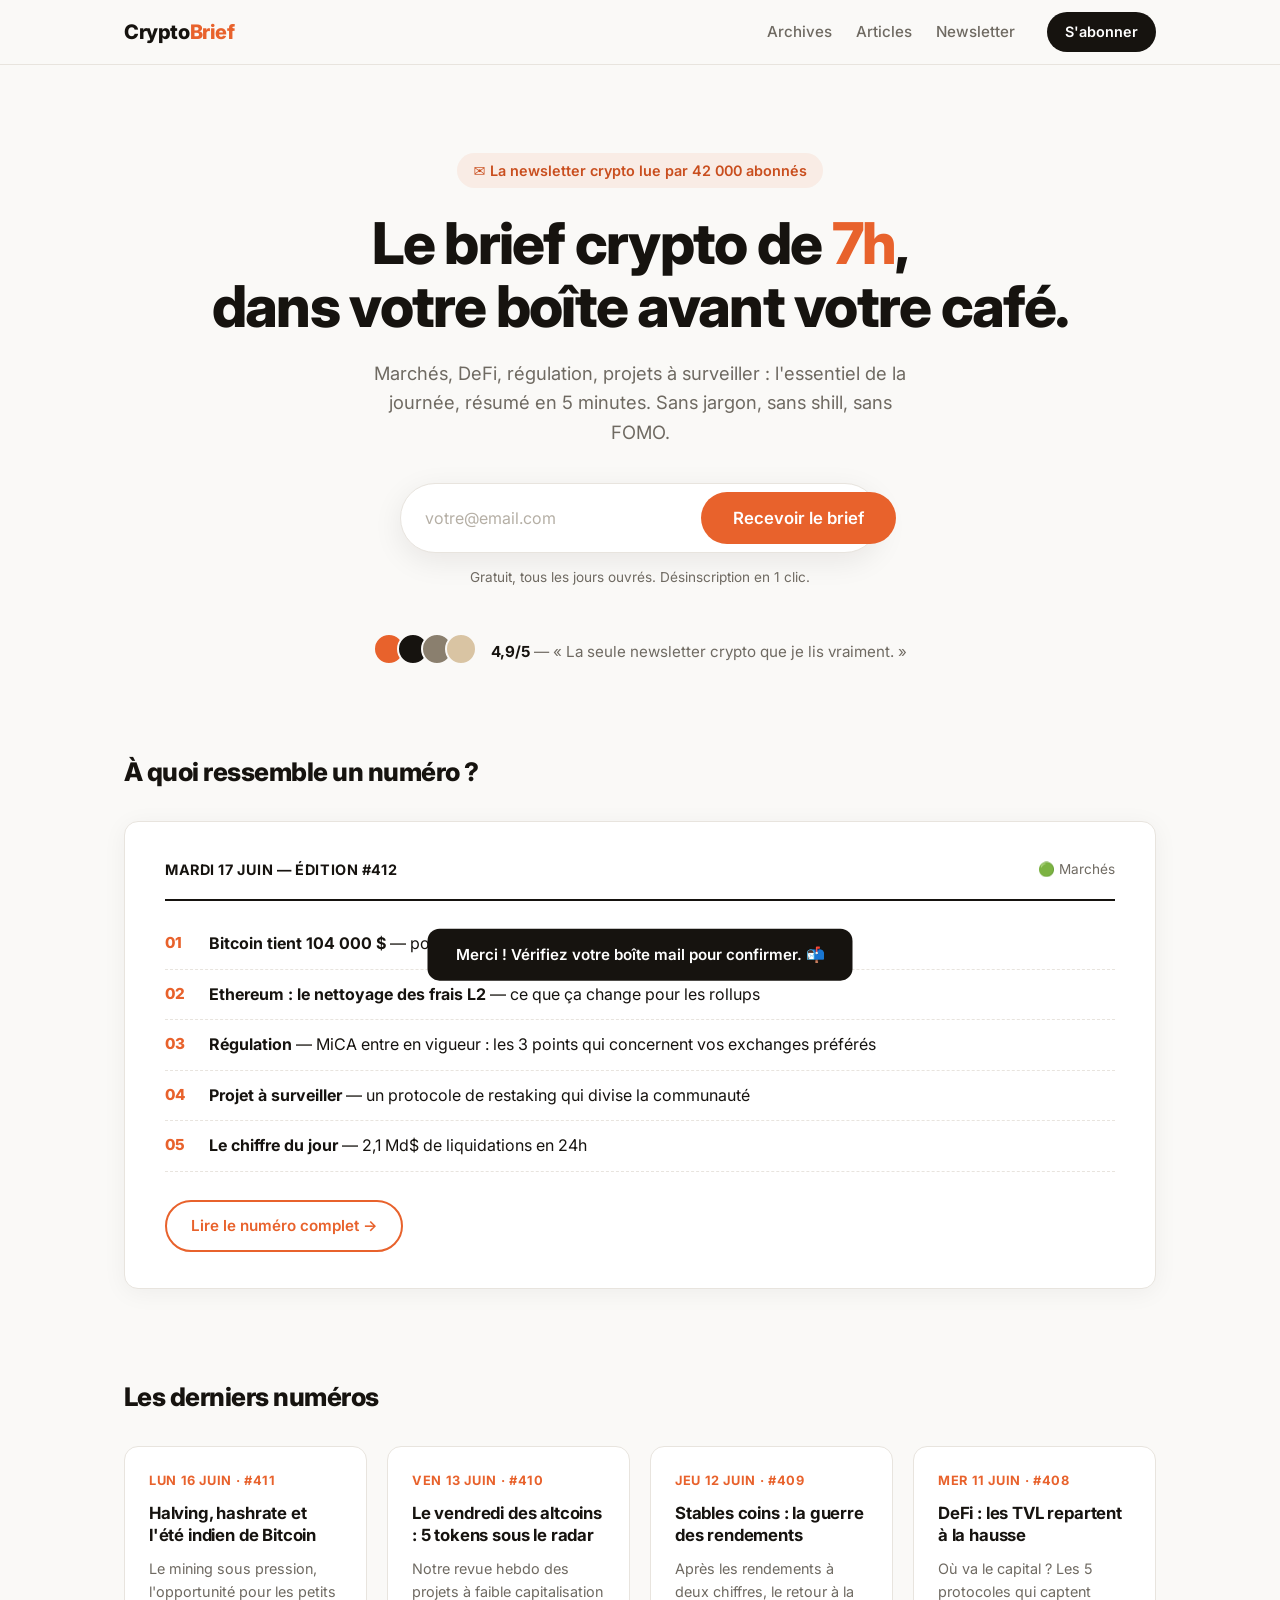
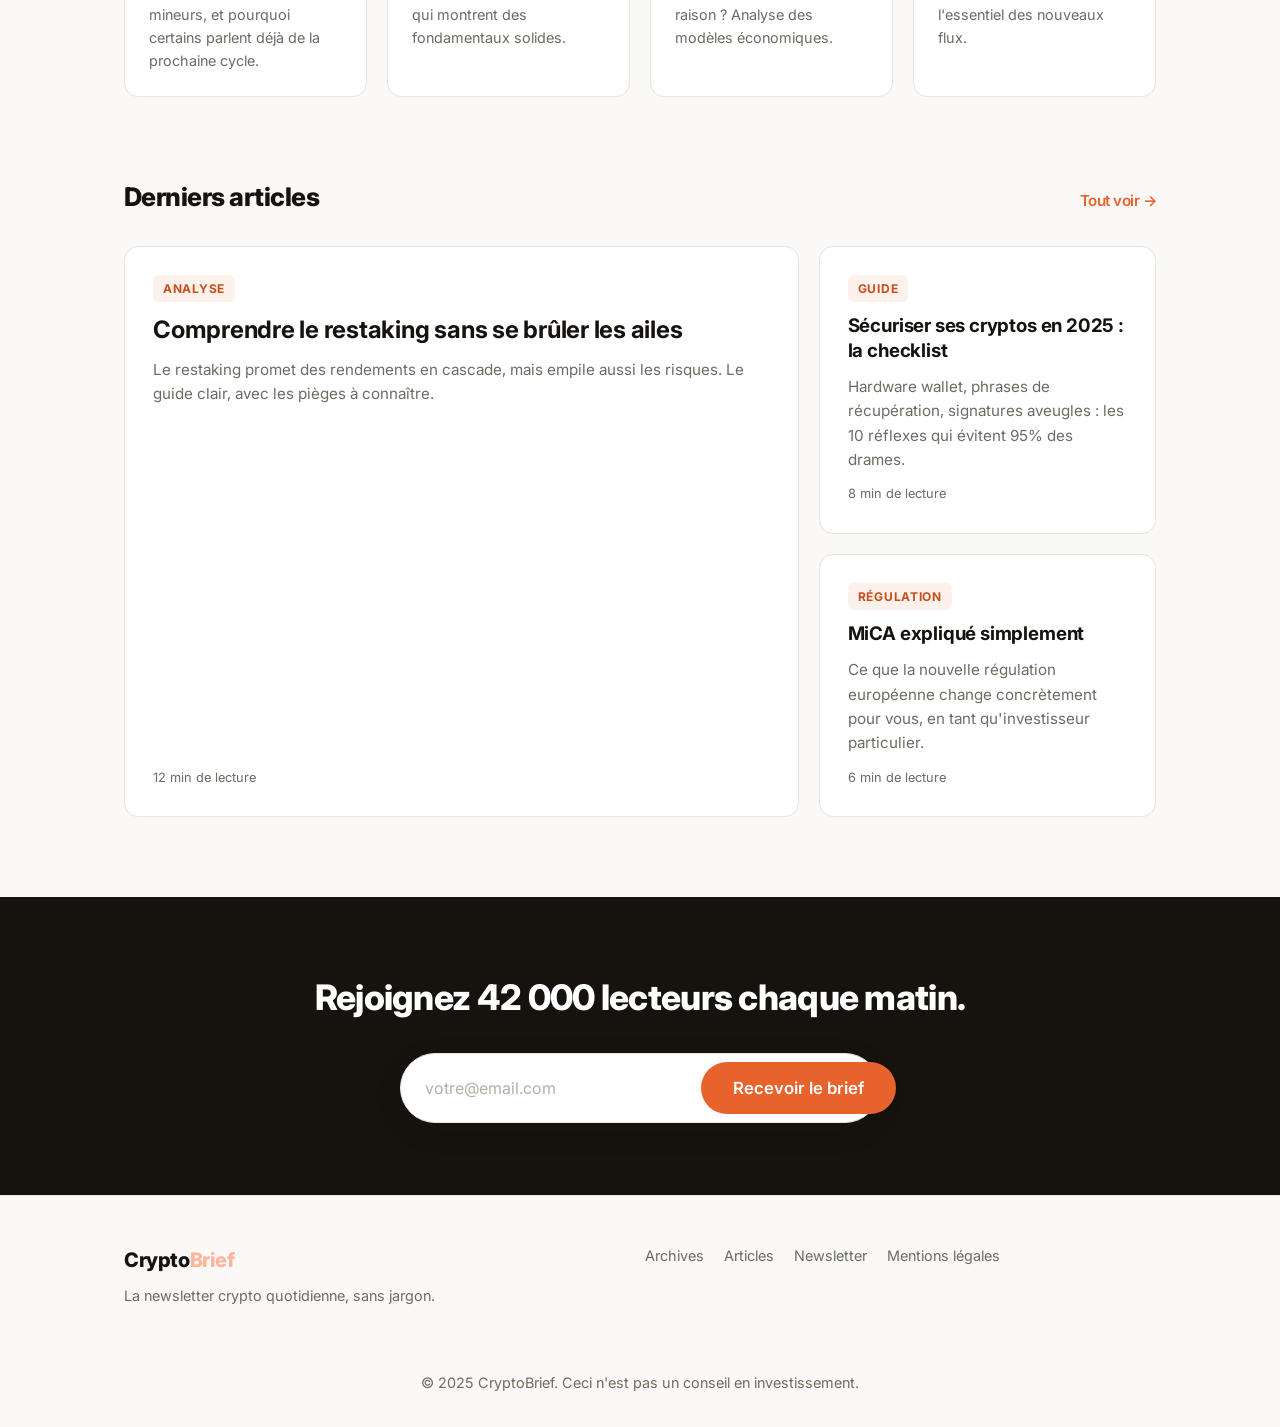
<file: index.html>
<!DOCTYPE html>
<html lang="fr">
<head>
  <meta charset="UTF-8">
  <meta name="viewport" content="width=device-width, initial-scale=1.0">
  <title>Crypto Brief — La newsletter crypto quotidienne</title>
  <meta name="description" content="Le brief crypto de 7h. Chaque jour, l'essentiel du marché, de la DeFi et de la régulation en 5 minutes.">
  <link rel="preconnect" href="https://fonts.googleapis.com">
  <link rel="preconnect" href="https://fonts.gstatic.com" crossorigin>
  <link href="https://fonts.googleapis.com/css2?family=Inter:wght@400;500;600;700;800&display=swap" rel="stylesheet">
  <link rel="stylesheet" href="style.css">
</head>
<body>

  <header class="header">
    <div class="container header-inner">
      <a href="index.html" class="logo">Crypto<span>Brief</span></a>
      <nav class="nav">
        <a href="#archives">Archives</a>
        <a href="article.html">Articles</a>
        <a href="newsletter.html">Newsletter</a>
      </nav>
      <a href="#inscription" class="btn btn-small">S'abonner</a>
    </div>
  </header>

  <main>
    <!-- HERO : inscription d'abord, tout le reste ensuite -->
    <section class="hero">
      <div class="container hero-inner">
        <p class="hero-kicker">✉️ La newsletter crypto lue par 42 000 abonnés</p>
        <h1>Le brief crypto de <em>7h</em>,<br>dans votre boîte avant votre café.</h1>
        <p class="hero-sub">
          Marchés, DeFi, régulation, projets à surveiller : l'essentiel de la journée,
          résumé en 5 minutes. Sans jargon, sans shill, sans FOMO.
        </p>

        <form class="signup" id="inscription" onsubmit="return subscribe(event)">
          <input type="email" id="email" placeholder="votre@email.com" required aria-label="Votre adresse email">
          <button type="submit" class="btn btn-primary">Recevoir le brief</button>
        </form>
        <p class="hero-note">Gratuit, tous les jours ouvrés. Désinscription en 1 clic.</p>

        <div class="social-proof">
          <div class="avatars" aria-hidden="true">
            <span></span><span></span><span></span><span></span>
          </div>
          <div>
            <strong>4,9/5</strong> — « La seule newsletter crypto que je lis vraiment. »
          </div>
        </div>
      </div>
    </section>

    <!-- APERÇU D'UN NUMÉRO -->
    <section class="preview">
      <div class="container">
        <h2 class="section-title">À quoi ressemble un numéro ?</h2>
        <article class="issue-sample">
          <div class="issue-head">
            <span class="issue-date">Mardi 17 juin — Édition #412</span>
            <span class="issue-tag">🟢 Marchés</span>
          </div>
          <ol class="issue-toc">
            <li><strong>Bitcoin tient 104 000 $</strong> — pourquoi les whales accumulent malgré la consolidation</li>
            <li><strong>Ethereum : le nettoyage des frais L2</strong> — ce que ça change pour les rollups</li>
            <li><strong>Régulation</strong> — MiCA entre en vigueur : les 3 points qui concernent vos exchanges préférés</li>
            <li><strong>Projet à surveiller</strong> — un protocole de restaking qui divise la communauté</li>
            <li><strong>Le chiffre du jour</strong> — 2,1 Md$ de liquidations en 24h</li>
          </ol>
          <a href="newsletter.html" class="btn btn-ghost">Lire le numéro complet →</a>
        </article>
      </div>
    </section>

    <!-- ARCHIVES -->
    <section class="archives" id="archives">
      <div class="container">
        <h2 class="section-title">Les derniers numéros</h2>
        <div class="archive-grid">
          <a href="newsletter.html" class="archive-card">
            <span class="archive-date">Lun 16 juin · #411</span>
            <h3>Halving, hashrate et l'été indien de Bitcoin</h3>
            <p>Le mining sous pression, l'opportunité pour les petits mineurs, et pourquoi certains parlent déjà de la prochaine cycle.</p>
          </a>
          <a href="newsletter.html" class="archive-card">
            <span class="archive-date">Ven 13 juin · #410</span>
            <h3>Le vendredi des altcoins : 5 tokens sous le radar</h3>
            <p>Notre revue hebdo des projets à faible capitalisation qui montrent des fondamentaux solides.</p>
          </a>
          <a href="newsletter.html" class="archive-card">
            <span class="archive-date">Jeu 12 juin · #409</span>
            <h3>Stables coins : la guerre des rendements</h3>
            <p>Après les rendements à deux chiffres, le retour à la raison ? Analyse des modèles économiques.</p>
          </a>
          <a href="newsletter.html" class="archive-card">
            <span class="archive-date">Mer 11 juin · #408</span>
            <h3>DeFi : les TVL repartent à la hausse</h3>
            <p>Où va le capital ? Les 5 protocoles qui captent l'essentiel des nouveaux flux.</p>
          </a>
        </div>
      </div>
    </section>

    <!-- ARTICLES (secondaires) -->
    <section class="articles">
      <div class="container">
        <h2 class="section-title">Derniers articles <a href="article.html" class="see-all">Tout voir →</a></h2>
        <div class="article-grid">
          <a href="article.html" class="article-card article-card-main">
            <span class="article-tag">Analyse</span>
            <h3>Comprendre le restaking sans se brûler les ailes</h3>
            <p>Le restaking promet des rendements en cascade, mais empile aussi les risques. Le guide clair, avec les pièges à connaître.</p>
            <span class="article-meta">12 min de lecture</span>
          </a>
          <a href="article.html" class="article-card">
            <span class="article-tag">Guide</span>
            <h3>Sécuriser ses cryptos en 2025 : la checklist</h3>
            <p>Hardware wallet, phrases de récupération, signatures aveugles : les 10 réflexes qui évitent 95% des drames.</p>
            <span class="article-meta">8 min de lecture</span>
          </a>
          <a href="article.html" class="article-card">
            <span class="article-tag">Régulation</span>
            <h3>MiCA expliqué simplement</h3>
            <p>Ce que la nouvelle régulation européenne change concrètement pour vous, en tant qu'investisseur particulier.</p>
            <span class="article-meta">6 min de lecture</span>
          </a>
        </div>
      </div>
    </section>

    <!-- CTA FINAL -->
    <section class="final-cta">
      <div class="container">
        <h2>Rejoignez 42 000 lecteurs chaque matin.</h2>
        <form class="signup" onsubmit="return subscribe(event)">
          <input type="email" placeholder="votre@email.com" required aria-label="Votre adresse email">
          <button type="submit" class="btn btn-primary">Recevoir le brief</button>
        </form>
      </div>
    </section>
  </main>

  <footer class="footer">
    <div class="container footer-inner">
      <div>
        <a href="index.html" class="logo logo-footer">Crypto<span>Brief</span></a>
        <p>La newsletter crypto quotidienne, sans jargon.</p>
      </div>
      <nav class="footer-nav">
        <a href="#archives">Archives</a>
        <a href="article.html">Articles</a>
        <a href="newsletter.html">Newsletter</a>
        <a href="#">Mentions légales</a>
      </nav>
      <p class="footer-note">© 2025 CryptoBrief. Ceci n'est pas un conseil en investissement.</p>
    </div>
  </footer>

  <div id="toast" class="toast" role="status">Merci ! Vérifiez votre boîte mail pour confirmer. 📬</div>

  <script src="script.js"></script>
</body>
</html>
</file>
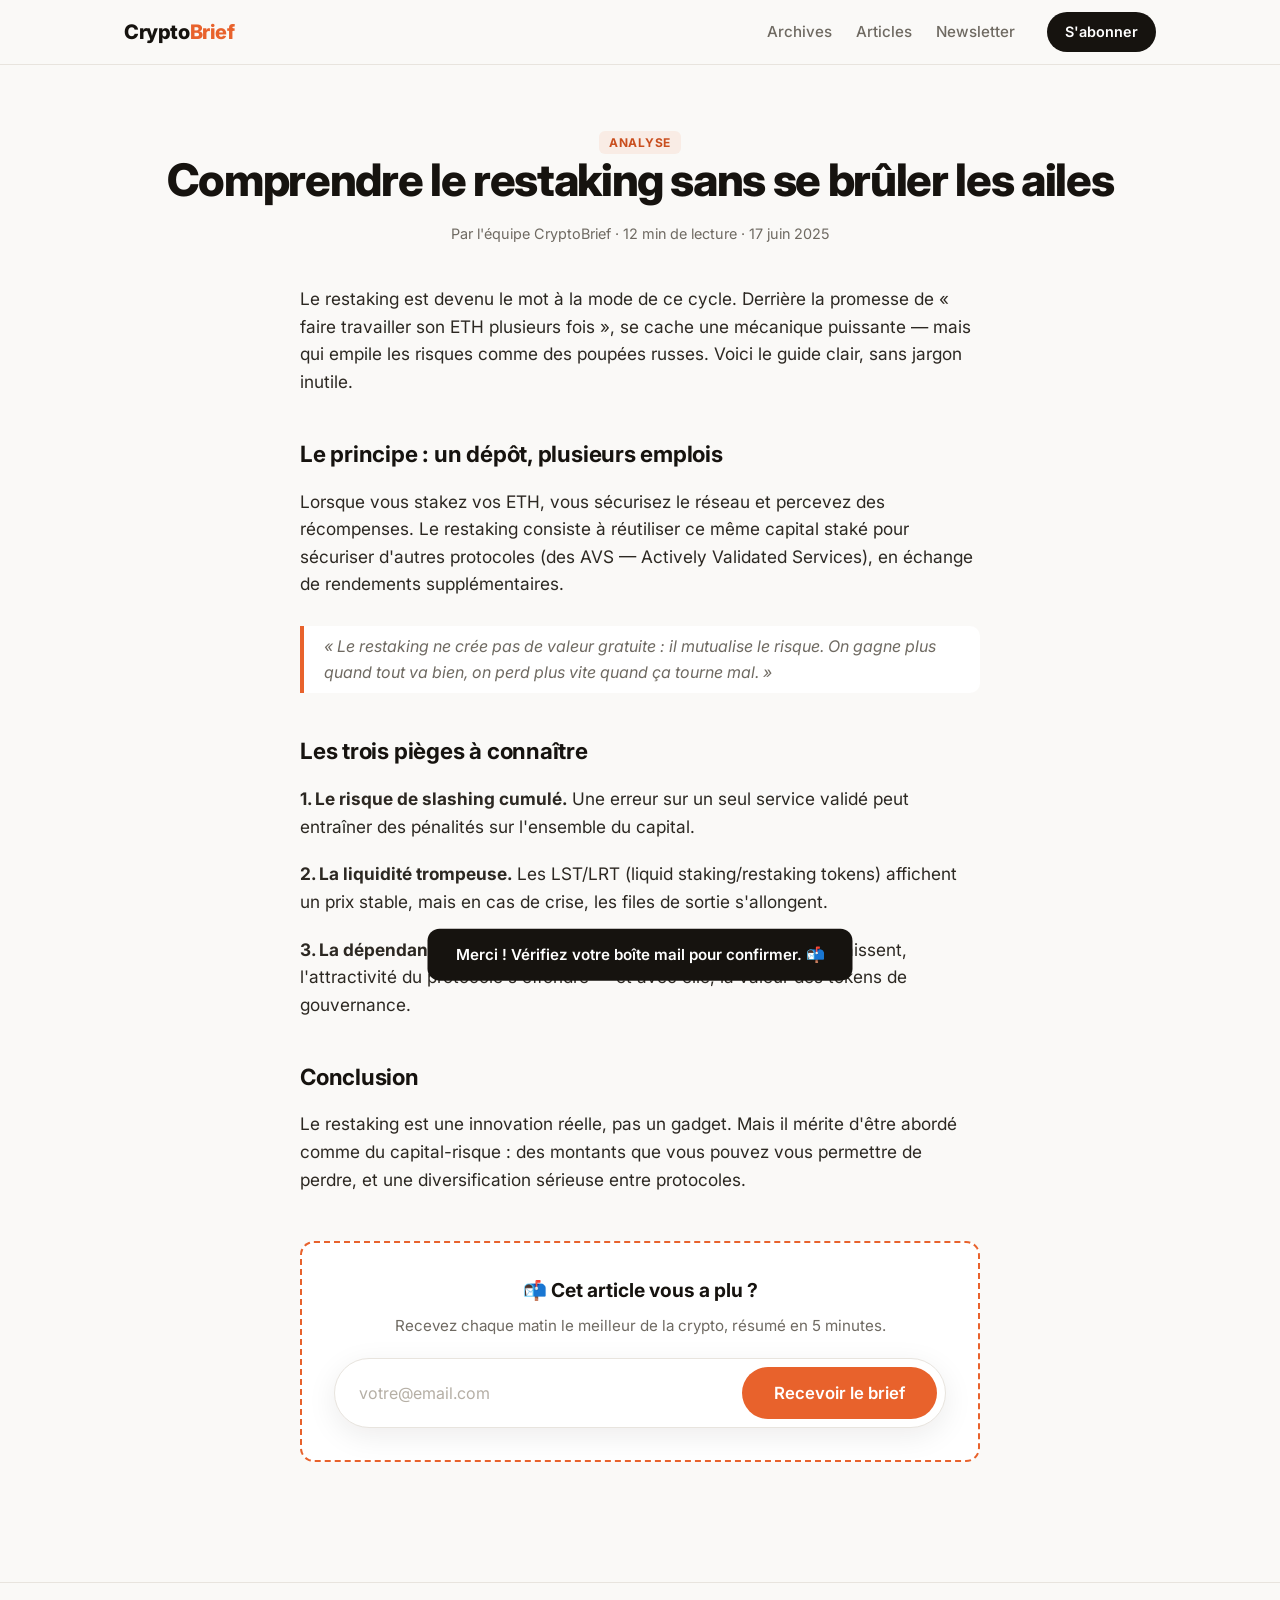
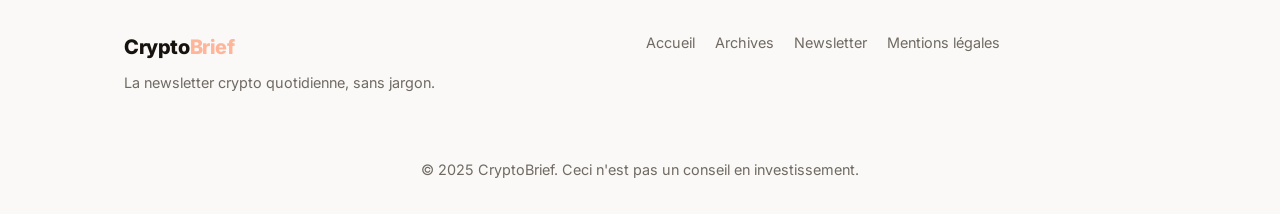
<file: article.html>
<!DOCTYPE html>
<html lang="fr">
<head>
  <meta charset="UTF-8">
  <meta name="viewport" content="width=device-width, initial-scale=1.0">
  <title>Comprendre le restaking sans se brûler les ailes — CryptoBrief</title>
  <link rel="preconnect" href="https://fonts.googleapis.com">
  <link rel="preconnect" href="https://fonts.gstatic.com" crossorigin>
  <link href="https://fonts.googleapis.com/css2?family=Inter:wght@400;500;600;700;800&display=swap" rel="stylesheet">
  <link rel="stylesheet" href="style.css">
</head>
<body>

  <header class="header">
    <div class="container header-inner">
      <a href="index.html" class="logo">Crypto<span>Brief</span></a>
      <nav class="nav">
        <a href="index.html#archives">Archives</a>
        <a href="article.html">Articles</a>
        <a href="newsletter.html">Newsletter</a>
      </nav>
      <a href="index.html#inscription" class="btn btn-small">S'abonner</a>
    </div>
  </header>

  <main>
    <div class="container">
      <div class="page-head">
        <span class="article-tag">Analyse</span>
        <h1>Comprendre le restaking sans se brûler les ailes</h1>
        <p class="meta">Par l'équipe CryptoBrief · 12 min de lecture · 17 juin 2025</p>
      </div>

      <div class="prose">
        <p>Le restaking est devenu le mot à la mode de ce cycle. Derrière la promesse de « faire travailler son ETH plusieurs fois », se cache une mécanique puissante — mais qui empile les risques comme des poupées russes. Voici le guide clair, sans jargon inutile.</p>

        <h2>Le principe : un dépôt, plusieurs emplois</h2>
        <p>Lorsque vous stakez vos ETH, vous sécurisez le réseau et percevez des récompenses. Le restaking consiste à réutiliser ce même capital staké pour sécuriser d'autres protocoles (des AVS — Actively Validated Services), en échange de rendements supplémentaires.</p>

        <blockquote>« Le restaking ne crée pas de valeur gratuite : il mutualise le risque. On gagne plus quand tout va bien, on perd plus vite quand ça tourne mal. »</blockquote>

        <h2>Les trois pièges à connaître</h2>
        <p><strong>1. Le risque de slashing cumulé.</strong> Une erreur sur un seul service validé peut entraîner des pénalités sur l'ensemble du capital.</p>
        <p><strong>2. La liquidité trompeuse.</strong> Les LST/LRT (liquid staking/restaking tokens) affichent un prix stable, mais en cas de crise, les files de sortie s'allongent.</p>
        <p><strong>3. La dépendance aux rendements.</strong> Si les récompenses des AVS baissent, l'attractivité du protocole s'effondre — et avec elle, la valeur des tokens de gouvernance.</p>

        <h2>Conclusion</h2>
        <p>Le restaking est une innovation réelle, pas un gadget. Mais il mérite d'être abordé comme du capital-risque : des montants que vous pouvez vous permettre de perdre, et une diversification sérieuse entre protocoles.</p>

        <div class="cta-inline">
          <h3>📬 Cet article vous a plu ?</h3>
          <p>Recevez chaque matin le meilleur de la crypto, résumé en 5 minutes.</p>
          <form class="signup" onsubmit="return subscribe(event)">
            <input type="email" placeholder="votre@email.com" required aria-label="Votre adresse email">
            <button type="submit" class="btn btn-primary">Recevoir le brief</button>
          </form>
        </div>
      </div>
    </div>
  </main>

  <footer class="footer">
    <div class="container footer-inner">
      <div>
        <a href="index.html" class="logo logo-footer">Crypto<span>Brief</span></a>
        <p>La newsletter crypto quotidienne, sans jargon.</p>
      </div>
      <nav class="footer-nav">
        <a href="index.html">Accueil</a>
        <a href="index.html#archives">Archives</a>
        <a href="newsletter.html">Newsletter</a>
        <a href="#">Mentions légales</a>
      </nav>
      <p class="footer-note">© 2025 CryptoBrief. Ceci n'est pas un conseil en investissement.</p>
    </div>
  </footer>

  <div id="toast" class="toast" role="status">Merci ! Vérifiez votre boîte mail pour confirmer. 📬</div>
  <script src="script.js"></script>
</body>
</html>
</file>
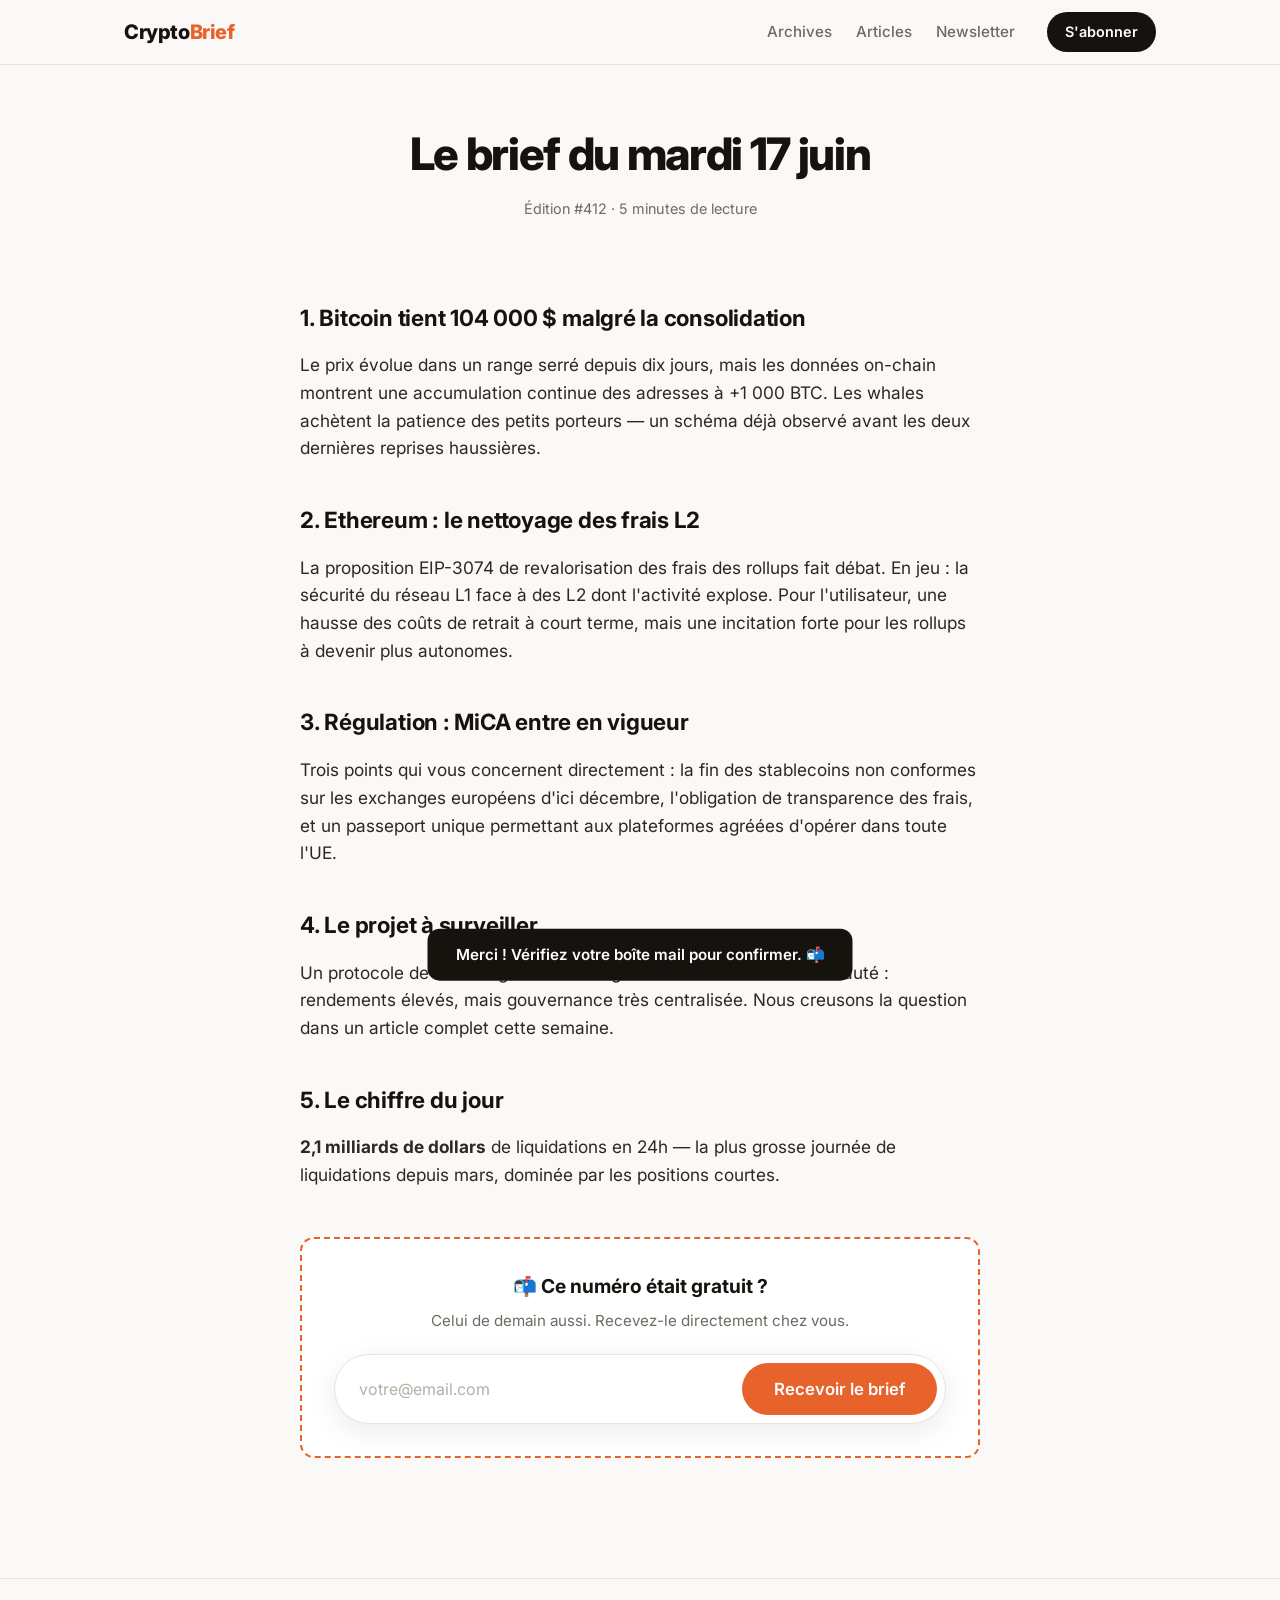
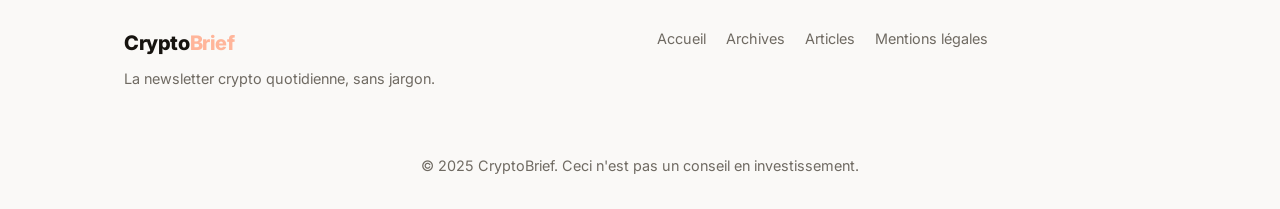
<file: newsletter.html>
<!DOCTYPE html>
<html lang="fr">
<head>
  <meta charset="UTF-8">
  <meta name="viewport" content="width=device-width, initial-scale=1.0">
  <title>Édition #412 — CryptoBrief</title>
  <link rel="preconnect" href="https://fonts.googleapis.com">
  <link rel="preconnect" href="https://fonts.gstatic.com" crossorigin>
  <link href="https://fonts.googleapis.com/css2?family=Inter:wght@400;500;600;700;800&display=swap" rel="stylesheet">
  <link rel="stylesheet" href="style.css">
</head>
<body>

  <header class="header">
    <div class="container header-inner">
      <a href="index.html" class="logo">Crypto<span>Brief</span></a>
      <nav class="nav">
        <a href="index.html#archives">Archives</a>
        <a href="article.html">Articles</a>
        <a href="newsletter.html">Newsletter</a>
      </nav>
      <a href="index.html#inscription" class="btn btn-small">S'abonner</a>
    </div>
  </header>

  <main>
    <div class="container">
      <div class="page-head">
        <h1>Le brief du mardi 17 juin</h1>
        <p class="meta">Édition #412 · 5 minutes de lecture</p>
      </div>

      <div class="prose">
        <h2>1. Bitcoin tient 104 000 $ malgré la consolidation</h2>
        <p>Le prix évolue dans un range serré depuis dix jours, mais les données on-chain montrent une accumulation continue des adresses à +1 000 BTC. Les whales achètent la patience des petits porteurs — un schéma déjà observé avant les deux dernières reprises haussières.</p>

        <h2>2. Ethereum : le nettoyage des frais L2</h2>
        <p>La proposition EIP-3074 de revalorisation des frais des rollups fait débat. En jeu : la sécurité du réseau L1 face à des L2 dont l'activité explose. Pour l'utilisateur, une hausse des coûts de retrait à court terme, mais une incitation forte pour les rollups à devenir plus autonomes.</p>

        <h2>3. Régulation : MiCA entre en vigueur</h2>
        <p>Trois points qui vous concernent directement : la fin des stablecoins non conformes sur les exchanges européens d'ici décembre, l'obligation de transparence des frais, et un passeport unique permettant aux plateformes agréées d'opérer dans toute l'UE.</p>

        <h2>4. Le projet à surveiller</h2>
        <p>Un protocole de restaking de nouvelle génération divise la communauté : rendements élevés, mais gouvernance très centralisée. Nous creusons la question dans un article complet cette semaine.</p>

        <h2>5. Le chiffre du jour</h2>
        <p><strong>2,1 milliards de dollars</strong> de liquidations en 24h — la plus grosse journée de liquidations depuis mars, dominée par les positions courtes.</p>

        <div class="cta-inline">
          <h3>📬 Ce numéro était gratuit ?</h3>
          <p>Celui de demain aussi. Recevez-le directement chez vous.</p>
          <form class="signup" onsubmit="return subscribe(event)">
            <input type="email" placeholder="votre@email.com" required aria-label="Votre adresse email">
            <button type="submit" class="btn btn-primary">Recevoir le brief</button>
          </form>
        </div>
      </div>
    </div>
  </main>

  <footer class="footer">
    <div class="container footer-inner">
      <div>
        <a href="index.html" class="logo logo-footer">Crypto<span>Brief</span></a>
        <p>La newsletter crypto quotidienne, sans jargon.</p>
      </div>
      <nav class="footer-nav">
        <a href="index.html">Accueil</a>
        <a href="index.html#archives">Archives</a>
        <a href="article.html">Articles</a>
        <a href="#">Mentions légales</a>
      </nav>
      <p class="footer-note">© 2025 CryptoBrief. Ceci n'est pas un conseil en investissement.</p>
    </div>
  </footer>

  <div id="toast" class="toast" role="status">Merci ! Vérifiez votre boîte mail pour confirmer. 📬</div>
  <script src="script.js"></script>
</body>
</html>
</file>
<file: style.css>
:root {
  --bg: #faf9f7;
  --ink: #16130f;
  --muted: #6f6a62;
  --accent: #e8622c;
  --accent-dark: #c94e1e;
  --card: #ffffff;
  --line: #e8e4de;
  --radius: 14px;
  --font: "Inter", system-ui, -apple-system, sans-serif;
}

* { margin: 0; padding: 0; box-sizing: border-box; }

html { scroll-behavior: smooth; }

body {
  font-family: var(--font);
  background: var(--bg);
  color: var(--ink);
  line-height: 1.6;
  -webkit-font-smoothing: antialiased;
}

.container { max-width: 1080px; margin: 0 auto; padding: 0 24px; }

a { color: inherit; text-decoration: none; }

/* ---------- Header ---------- */
.header {
  position: sticky; top: 0; z-index: 50;
  background: rgba(250, 249, 247, 0.92);
  backdrop-filter: blur(10px);
  border-bottom: 1px solid var(--line);
}
.header-inner {
  display: flex; align-items: center; gap: 32px;
  height: 64px;
}
.logo { font-weight: 800; font-size: 1.25rem; letter-spacing: -0.02em; }
.logo span { color: var(--accent); }
.logo-footer span { color: #ffb59a; }
.nav { display: flex; gap: 24px; margin-left: auto; font-size: 0.95rem; font-weight: 500; color: var(--muted); }
.nav a:hover { color: var(--ink); }

/* ---------- Boutons ---------- */
.btn {
  display: inline-block; border: none; cursor: pointer;
  font-family: var(--font); font-weight: 600; font-size: 1rem;
  border-radius: 999px; transition: all 0.15s ease;
}
.btn-small { padding: 8px 18px; background: var(--ink); color: #fff; font-size: 0.9rem; }
.btn-small:hover { background: var(--accent); }
.btn-primary { padding: 16px 32px; background: var(--accent); color: #fff; font-size: 1.05rem; white-space: nowrap; }
.btn-primary:hover { background: var(--accent-dark); transform: translateY(-1px); }
.btn-ghost { padding: 12px 24px; background: transparent; color: var(--accent); border: 2px solid var(--accent); font-size: 0.95rem; }
.btn-ghost:hover { background: var(--accent); color: #fff; }

/* ---------- Hero ---------- */
.hero { padding: 88px 0 72px; text-align: center; }
.hero-kicker {
  display: inline-block; font-size: 0.9rem; font-weight: 600;
  color: var(--accent-dark); background: rgba(232, 98, 44, 0.09);
  padding: 6px 16px; border-radius: 999px; margin-bottom: 24px;
}
.hero h1 {
  font-size: clamp(2.2rem, 5.5vw, 3.6rem);
  font-weight: 800; letter-spacing: -0.03em; line-height: 1.1;
  margin-bottom: 20px;
}
.hero h1 em { font-style: normal; color: var(--accent); }
.hero-sub {
  font-size: 1.15rem; color: var(--muted);
  max-width: 560px; margin: 0 auto 36px;
}

.signup {
  display: flex; gap: 12px; max-width: 480px; margin: 0 auto;
  background: var(--card); padding: 8px;
  border: 1px solid var(--line); border-radius: 999px;
  box-shadow: 0 8px 30px rgba(22, 19, 15, 0.08);
}
.signup input {
  flex: 1; border: none; outline: none; background: transparent;
  font-family: var(--font); font-size: 1rem; padding: 0 16px; color: var(--ink);
}
.signup input::placeholder { color: #b5afa5; }
.hero-note { font-size: 0.85rem; color: var(--muted); margin-top: 14px; }

.social-proof {
  display: flex; align-items: center; justify-content: center; gap: 14px;
  margin-top: 44px; font-size: 0.95rem; color: var(--muted);
}
.social-proof strong { color: var(--ink); }
.avatars span {
  display: inline-block; width: 32px; height: 32px; border-radius: 50%;
  border: 2px solid var(--bg); margin-left: -8px;
}
.avatars span:nth-child(1) { background: #e8622c; }
.avatars span:nth-child(2) { background: #16130f; }
.avatars span:nth-child(3) { background: #8a7f6e; }
.avatars span:nth-child(4) { background: #d9c4a3; }
.avatars span:first-child { margin-left: 0; }

/* ---------- Sections ---------- */
.section-title {
  font-size: 1.6rem; font-weight: 800; letter-spacing: -0.02em;
  margin-bottom: 28px; display: flex; align-items: baseline; gap: 16px;
}
.see-all { font-size: 0.95rem; font-weight: 600; color: var(--accent); margin-left: auto; }
.see-all:hover { text-decoration: underline; }

/* Aperçu numéro */
.preview { padding: 8px 0 64px; }
.issue-sample {
  background: var(--card); border: 1px solid var(--line);
  border-radius: var(--radius); padding: 36px 40px;
  box-shadow: 0 4px 24px rgba(22, 19, 15, 0.05);
}
.issue-head {
  display: flex; justify-content: space-between; align-items: center;
  padding-bottom: 18px; margin-bottom: 18px; border-bottom: 2px solid var(--ink);
}
.issue-date { font-weight: 700; font-size: 0.9rem; text-transform: uppercase; letter-spacing: 0.04em; }
.issue-tag { font-size: 0.85rem; color: var(--muted); }
.issue-toc { list-style: none; counter-reset: item; margin-bottom: 28px; }
.issue-toc li {
  counter-increment: item;
  padding: 12px 0 12px 44px;
  position: relative;
  border-bottom: 1px dashed var(--line);
}
.issue-toc li::before {
  content: counter(item, decimal-leading-zero);
  position: absolute; left: 0; top: 12px;
  font-weight: 800; color: var(--accent); font-size: 0.95rem;
}

/* Archives */
.archives { padding: 24px 0 72px; }
.archive-grid {
  display: grid; grid-template-columns: repeat(auto-fill, minmax(240px, 1fr)); gap: 20px;
}
.archive-card {
  background: var(--card); border: 1px solid var(--line);
  border-radius: var(--radius); padding: 24px;
  display: flex; flex-direction: column; gap: 10px;
  transition: transform 0.15s ease, box-shadow 0.15s ease;
}
.archive-card:hover { transform: translateY(-3px); box-shadow: 0 12px 32px rgba(22, 19, 15, 0.09); }
.archive-date { font-size: 0.8rem; font-weight: 700; text-transform: uppercase; letter-spacing: 0.05em; color: var(--accent); }
.archive-card h3 { font-size: 1.05rem; font-weight: 700; letter-spacing: -0.01em; line-height: 1.35; }
.archive-card p { font-size: 0.9rem; color: var(--muted); }

/* Articles */
.articles { padding: 8px 0 80px; }
.article-grid { display: grid; grid-template-columns: 2fr 1fr; gap: 20px; }
.article-card-main { grid-row: span 2; }
.article-card {
  background: var(--card); border: 1px solid var(--line);
  border-radius: var(--radius); padding: 28px;
  display: flex; flex-direction: column; gap: 12px;
  transition: transform 0.15s ease, box-shadow 0.15s ease;
}
.article-card:hover { transform: translateY(-3px); box-shadow: 0 12px 32px rgba(22, 19, 15, 0.09); }
.article-card-main h3 { font-size: 1.5rem; }
.article-card h3 { font-weight: 700; letter-spacing: -0.01em; line-height: 1.3; }
.article-card p { color: var(--muted); font-size: 0.95rem; }
.article-tag {
  align-self: flex-start;
  font-size: 0.75rem; font-weight: 700; text-transform: uppercase; letter-spacing: 0.06em;
  color: var(--accent-dark); background: rgba(232, 98, 44, 0.09);
  padding: 4px 10px; border-radius: 6px;
}
.article-meta { font-size: 0.8rem; color: var(--muted); margin-top: auto; }

/* CTA final */
.final-cta {
  background: var(--ink); color: #fff;
  padding: 72px 0; text-align: center;
}
.final-cta h2 { font-size: clamp(1.6rem, 4vw, 2.2rem); font-weight: 800; letter-spacing: -0.02em; margin-bottom: 28px; }
.final-cta .signup { background: #fff; }

/* Footer */
.footer { border-top: 1px solid var(--line); padding: 48px 0 32px; }
.footer-inner { display: flex; flex-wrap: wrap; gap: 32px; align-items: flex-start; }
.footer-inner > div { flex: 1; }
.footer-nav { display: flex; gap: 20px; font-size: 0.9rem; color: var(--muted); flex: 2; justify-content: center; }
.footer-nav a:hover { color: var(--ink); }
.footer p { color: var(--muted); font-size: 0.9rem; margin-top: 8px; }
.footer-note { flex-basis: 100%; text-align: center; padding-top: 24px; }

/* Toast */
.toast {
  position: fixed; bottom: 24px; left: 50%; transform: translateX(-50%) translateY(200%);
  background: var(--ink); color: #fff; padding: 14px 28px;
  border-radius: 12px; font-weight: 600; font-size: 0.95rem;
  transition: transform 0.3s ease; z-index: 100;
}
.toast.show { transform: translateX(-50%) translateY(0); }

/* ---------- Article & newsletter pages ---------- */
.page-head { padding: 64px 0 40px; text-align: center; }
.page-head h1 { font-size: clamp(1.9rem, 4.5vw, 2.8rem); font-weight: 800; letter-spacing: -0.03em; line-height: 1.15; margin-bottom: 16px; }
.page-head .meta { color: var(--muted); font-size: 0.9rem; }

.prose { max-width: 680px; margin: 0 auto; padding-bottom: 72px; }
.prose p { margin-bottom: 20px; font-size: 1.08rem; color: #2c2822; }
.prose h2 { margin: 40px 0 16px; font-size: 1.4rem; letter-spacing: -0.01em; }
.prose blockquote {
  border-left: 4px solid var(--accent); padding: 8px 20px;
  margin: 28px 0; background: var(--card); border-radius: 0 10px 10px 0;
  font-style: italic; color: var(--muted);
}

.cta-inline {
  background: var(--card); border: 2px dashed var(--accent);
  border-radius: var(--radius); padding: 32px; text-align: center;
  margin: 48px 0; max-width: 680px;
}
.cta-inline h3 { font-size: 1.2rem; margin-bottom: 8px; }
.cta-inline p { color: var(--muted); font-size: 0.95rem; margin-bottom: 20px; }
.cta-inline .signup { max-width: 100%; }

/* ---------- Responsive ---------- */
@media (max-width: 760px) {
  .nav { display: none; }
  .hero { padding: 56px 0 48px; }
  .signup { flex-direction: column; border-radius: 20px; padding: 12px; }
  .signup input { padding: 12px 8px; }
  .signup .btn { width: 100%; }
  .article-grid { grid-template-columns: 1fr; }
  .article-card-main { grid-row: auto; }
  .footer-inner { flex-direction: column; }
  .footer-nav { justify-content: flex-start; flex-wrap: wrap; }
  .issue-sample { padding: 24px 20px; }
  .section-title { flex-wrap: wrap; }
}
</file>
